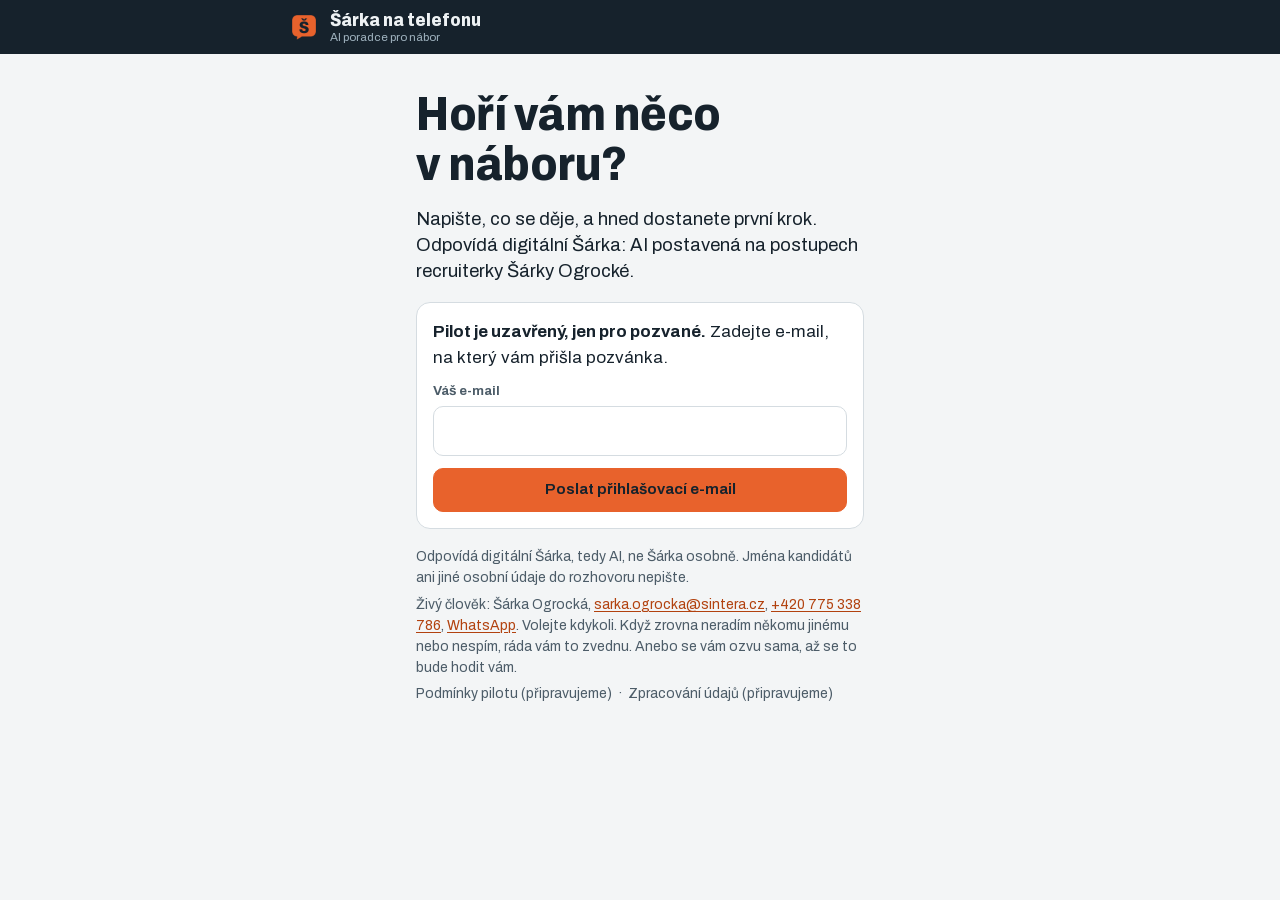
<file: index.html>
<!doctype html>
<html lang="cs">
<head>
<meta charset="utf-8">
<meta name="viewport" content="width=device-width, initial-scale=1, viewport-fit=cover">
<title>Šárka na telefonu</title>
<meta name="description" content="Digitální Šárka: AI poradce pro nábor postavený na postupech Šárky Ogrocké. Uzavřený pilot pro pozvané.">
<meta name="robots" content="noindex, nofollow">
<meta name="referrer" content="no-referrer">
<meta http-equiv="Content-Security-Policy" content="default-src 'none'; script-src 'self'; style-src 'self'; font-src 'self'; img-src 'self' data:; manifest-src 'self'; connect-src 'self' https://*.supabase.co; base-uri 'none'; form-action 'none'">
<meta name="theme-color" content="#16222c">
<meta name="mobile-web-app-capable" content="yes">
<meta name="apple-mobile-web-app-capable" content="yes">
<meta name="apple-mobile-web-app-status-bar-style" content="black-translucent">
<meta name="apple-mobile-web-app-title" content="Šárka">
<meta name="format-detection" content="telephone=no">
<link rel="manifest" href="manifest.webmanifest">
<link rel="icon" type="image/png" sizes="32x32" href="ikony/ikona-32.png">
<link rel="icon" type="image/png" sizes="192x192" href="ikony/ikona-192.png">
<link rel="apple-touch-icon" href="ikony/ikona-180.png">
<link rel="preload" href="pismo/archivo-latin.woff2" as="font" type="font/woff2" crossorigin>
<link rel="stylesheet" href="styl.css">
</head>
<body>

<header class="hlava">
  <div class="uvnitr">
    <div class="znacka">
      <img src="ikony/ikona-192.png" width="32" height="32" alt="">
      <div><b>Šárka na telefonu</b><span>AI poradce pro nábor</span></div>
    </div>
    <button type="button" id="novy" hidden>Nový rozhovor</button>
  </div>
</header>

<div class="upozorneni" id="upozorneni" hidden>
  <p><b>Odpovídá digitální Šárka:</b> AI postavená na postupech Šárky Ogrocké, ne Šárka osobně. Jména kandidátů ani jiné osobní údaje sem nepište.</p>
</div>

<main>
  <p id="nacitani" class="tlumene">Načítám…</p>

  <section id="vstup" class="vstup" hidden>
    <h1>Hoří vám něco v náboru?</h1>
    <p class="uvod">Napište, co se děje, a hned dostanete první krok. Odpovídá digitální Šárka: AI postavená na postupech recruiterky Šárky Ogrocké.</p>

    <form id="formEmail" novalidate>
      <p id="komuJeTo"><strong>Pilot je uzavřený, jen pro pozvané.</strong> Zadejte e-mail, na který vám přišla pozvánka.</p>
      <div>
        <label for="email" id="popisEmailu">Váš e-mail</label>
        <input type="email" id="email" name="email" autocomplete="email" inputmode="email" autocapitalize="none" spellcheck="false" required>
      </div>
      <button class="hlavni" type="submit" id="poslatEmail">Poslat přihlašovací e-mail</button>
      <p class="hlaska" id="hlaskaEmail" role="status"></p>
    </form>

    <form id="formKod" novalidate hidden>
      <p><span id="poslanoPozvanym">Jestli je adresa <strong class="komu"></strong> na seznamu pozvaných, za chvíli vám přijde e-mail.</span><span id="poslanoVsem" hidden>Na adresu <strong class="komu"></strong> jsme poslali e-mail.</span> Klepněte v něm na tlačítko, nebo sem opište kód.</p>
      <div>
        <label for="kod">Kód z e-mailu</label>
        <input type="text" id="kod" name="kod" inputmode="numeric" autocomplete="one-time-code" pattern="[0-9]*" maxlength="10" required>
      </div>
      <button class="hlavni" type="submit" id="overitKod">Přihlásit se</button>
      <p class="hlaska" id="hlaskaKod" role="status"></p>
      <p class="male tlumene">Nic nepřišlo? Podívejte se do spamu a zkontrolujte adresu. Nový e-mail jde poslat po minutě.</p>
      <div class="radek mezi">
        <button type="button" class="tichy" id="znovu">Poslat znovu</button>
        <button type="button" class="tichy" id="jinaAdresa">Zadat jinou adresu</button>
      </div>
    </form>

    <form id="formOdkaz" novalidate hidden>
      <p><strong>Ještě jedno klepnutí.</strong> Tímhle se v tomto prohlížeči přihlásíte.</p>
      <button class="hlavni" type="submit" id="dokoncit">Dokončit přihlášení</button>
      <p class="hlaska" id="hlaskaOdkaz" role="status"></p>
    </form>

    <div class="drobne male tlumene">
      <p>Odpovídá digitální Šárka, tedy AI, ne Šárka osobně. Jména kandidátů ani jiné osobní údaje do rozhovoru nepište.</p>
      <p id="vstupKontakt"></p>
      <p id="vstupOdkazy"></p>
    </div>
  </section>

  <section id="rozhovor" hidden>
    <div class="uvitani" id="uvitani">
      <h1>Co se děje?</h1>
      <p>Napište to tak, jak byste to řekli do telefonu. Stačí pár vět.</p>
      <div class="priklady" id="priklady"><p class="nadpis">Třeba</p></div>
    </div>
    <div class="vlakno" id="vlakno" aria-live="polite"></div>
  </section>
</main>

<div class="psani" id="psani" hidden>
  <div class="uvnitr">
    <form id="formDotaz">
      <textarea id="dotaz" rows="1" aria-label="Vaše situace" placeholder="Popište situaci" enterkeyhint="send"></textarea>
      <button class="hlavni" type="submit" id="odeslat">Zeptat se</button>
    </form>
    <p class="pata" id="pataKontakt"></p>
    <p class="pata" id="pataOdkazy"></p>
  </div>
</div>

<dialog id="plocha" aria-labelledby="plochaNadpis">
  <h2 id="plochaNadpis">Šárka na ploše telefonu</h2>
  <p>Bude po ruce jako aplikace a přihlášení vydrží.</p>
  <h3>iPhone (Safari)</h3>
  <ol>
    <li>Dole klepněte na Sdílet (čtvereček se šipkou).</li>
    <li>Zvolte Přidat na plochu.</li>
    <li>Otevřete Šárku z plochy a přihlaste se kódem z e-mailu.</li>
  </ol>
  <h3>Android (Chrome)</h3>
  <ol>
    <li>Vpravo nahoře klepněte na tři tečky.</li>
    <li>Zvolte Přidat na plochu nebo Instalovat aplikaci.</li>
  </ol>
  <button type="button" class="hlavni" id="plochaZavrit">Rozumím</button>
</dialog>

<script src="config.js"></script>
<script src="spolecne.js"></script>
<script src="app.js"></script>
</body>
</html>
</file>
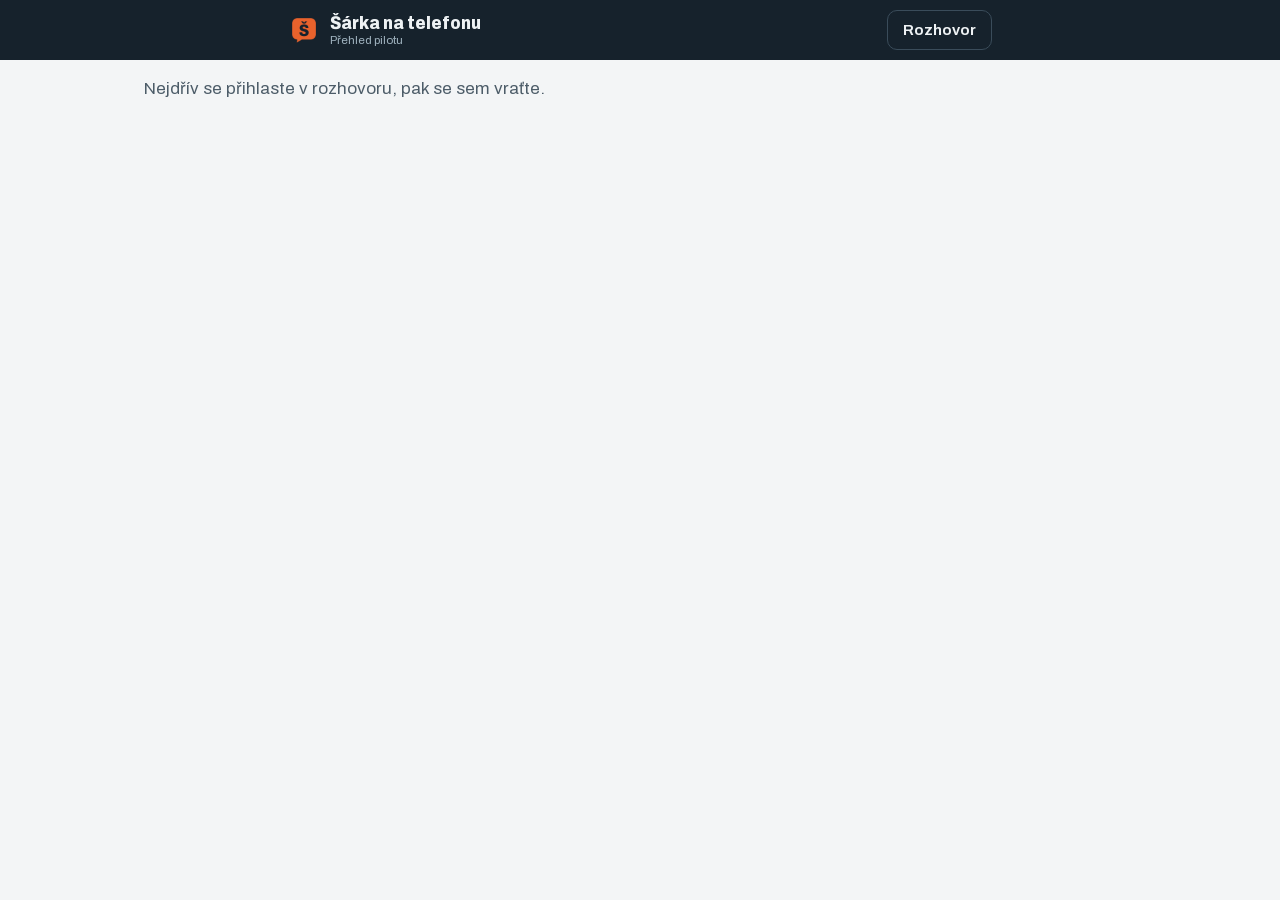
<file: prehled.html>
<!doctype html>
<html lang="cs">
<head>
<meta charset="utf-8">
<meta name="viewport" content="width=device-width, initial-scale=1, viewport-fit=cover">
<title>Přehled pilotu · Šárka na telefonu</title>
<meta name="robots" content="noindex, nofollow">
<meta name="referrer" content="no-referrer">
<meta http-equiv="Content-Security-Policy" content="default-src 'none'; script-src 'self'; style-src 'self'; font-src 'self'; img-src 'self' data:; connect-src 'self' https://*.supabase.co; base-uri 'none'; form-action 'none'">
<meta name="theme-color" content="#16222c">
<link rel="icon" type="image/png" sizes="32x32" href="ikony/ikona-32.png">
<link rel="stylesheet" href="styl.css">
</head>
<body>

<header class="hlava">
  <div class="uvnitr">
    <div class="znacka">
      <img src="ikony/ikona-192.png" width="32" height="32" alt="">
      <div><b>Šárka na telefonu</b><span>Přehled pilotu</span></div>
    </div>
    <a class="tlacitko" href="./">Rozhovor</a>
  </div>
</header>

<main class="prehled">
  <p id="stavPrehledu" class="tlumene">Načítám…</p>

  <div id="obsah" hidden>
    <h1>Jak pilot běží</h1>
    <p class="tlumene male" id="obdobi"></p>
    <div class="cisla" id="cisla"></div>

    <h2 id="poznamky">Poznámky pro kartotéku</h2>
    <p class="tlumene male">Sem patří, co byste řekla jinak a co v kartách chybí. Poradce se z poznámek sám neučí: jsou podkladem pro úpravu karet a karta jde ven, až ji Šárka schválí. Poznámku k jedné odpovědi napíšete níž u dotazu, tlačítkem „Řekla bych to jinak“.</p>
    <form class="podnet-form" id="formPodnet" novalidate>
      <label for="textPodnetu">Nový případ nebo postup, který v kartách ještě není</label>
      <textarea id="textPodnetu" rows="4" maxlength="4000" placeholder="Třeba: Když kandidát řekne, že si to musí probrat doma, ptám se…"></textarea>
      <div class="radek">
        <button class="hlavni" type="submit" id="ulozitPodnet">Uložit poznámku</button>
        <p class="hlaska" id="hlaskaPodnet" role="status"></p>
      </div>
    </form>
    <ul class="podnety" id="podnety"></ul>
    <p class="tlumene male" id="zadnePodnety" hidden>Zatím tu žádná poznámka není.</p>

    <h2>Na co se lidé ptali</h2>
    <div class="filtry" id="filtry">
      <button type="button" data-filtr="vse" aria-pressed="true">Všechny dotazy</button>
      <button type="button" data-filtr="bez" aria-pressed="false">Žádná karta neseděla</button>
      <button type="button" data-filtr="zcasti" aria-pressed="false">Karta jen zčásti</button>
      <button type="button" data-filtr="poznamka" aria-pressed="false">S poznámkou</button>
      <button type="button" data-filtr="chyba" aria-pressed="false">Chyby</button>
    </div>
    <ul class="dotazy" id="dotazy"></ul>
    <p class="tlumene male" id="prazdno" hidden>Tady zatím nic není.</p>

    <h2>Lidé</h2>
    <div class="tabulka"><table>
      <thead><tr><th>Kdo</th><th>Poprvé</th><th>Naposledy</th><th class="cislo">Dotazů</th><th class="cislo">Rozhovorů</th><th class="cislo">Dnů</th><th>Vrátil se do 14 dnů</th></tr></thead>
      <tbody id="lide"></tbody>
    </table></div>

    <h2>Pozvaní</h2>
    <p class="tlumene male">Přihlásit se může jen adresa z tohoto seznamu. Odebraná adresa se už nepřihlásí, její dotazy v přehledu zůstávají.</p>
    <div class="tabulka"><table>
      <thead><tr><th>E-mail</th><th>Jméno</th><th>Stav</th><th></th></tr></thead>
      <tbody id="pozvani"></tbody>
    </table></div>
    <form class="pridat" id="formPozvat" novalidate>
      <div><label for="novyEmail">E-mail</label><input type="email" id="novyEmail" autocomplete="off" autocapitalize="none" spellcheck="false" required></div>
      <div><label for="noveJmeno">Jméno (nepovinné)</label><input type="text" id="noveJmeno" autocomplete="off"></div>
      <button class="hlavni" type="submit">Pozvat</button>
    </form>
    <p class="hlaska" id="hlaskaPozvani" role="status"></p>
  </div>
</main>

<script src="config.js"></script>
<script src="spolecne.js"></script>
<script src="prehled.js"></script>
</body>
</html>
</file>
<file: styl.css>
/* Šárka na telefonu: vzhled podle návrhu (Archivo, tmavě modrá #16222c, oranžová #e8622c). Stavěno pro telefon. */
@font-face {
  font-family: "Archivo";
  font-style: normal;
  font-weight: 400 800;
  font-stretch: 75% 110%;
  font-display: swap;
  src: url(pismo/archivo-latin-ext.woff2) format("woff2");
  unicode-range: U+0100-02BA, U+02BD-02C5, U+02C7-02CC, U+02CE-02D7, U+02DD-02FF, U+0304, U+0308, U+0329, U+1D00-1DBF, U+1E00-1E9F, U+1EF2-1EFF, U+2020, U+20A0-20AB, U+20AD-20C4, U+2113, U+2C60-2C7F, U+A720-A7FF;
}
@font-face {
  font-family: "Archivo";
  font-style: normal;
  font-weight: 400 800;
  font-stretch: 75% 110%;
  font-display: swap;
  src: url(pismo/archivo-latin.woff2) format("woff2");
  unicode-range: U+0000-00FF, U+0131, U+0152-0153, U+02BB-02BC, U+02C6, U+02DA, U+02DC, U+0304, U+0308, U+0329, U+2000-206F, U+20AC, U+2122, U+2191, U+2193, U+2212, U+2215, U+FEFF, U+FFFD;
}

:root {
  --bg: #f3f5f6;
  --panel: #ffffff;
  --ink: #16222c;
  --ink-2: #4c5c68;
  --line: #d5dce1;
  --accent: #e8622c;
  --accent-text: #b2420f;
  --wash: #fcefe8;
  --ok: #24765a;
  --warn: #9a5a00;
  --stop: #a3352b;
  --hlava: #16222c;
  --hlava-text: #eef2f4;
  --hlava-2: #9db0bc;
  --sloupec: 44rem;
  color-scheme: light;
}
@media (prefers-color-scheme: dark) {
  :root {
    --bg: #0f1820;
    --panel: #16222c;
    --ink: #eef2f4;
    --ink-2: #9db0bc;
    --line: #2b3b48;
    --accent: #ff7a45;
    --accent-text: #ff9366;
    --wash: #2b2019;
    --ok: #6fc7a4;
    --warn: #e0b36a;
    --stop: #f08a80;
    --hlava: #0b1218;
    color-scheme: dark;
  }
}

* { box-sizing: border-box; }
html { -webkit-text-size-adjust: 100%; }
body {
  margin: 0;
  min-height: 100dvh;
  display: flex;
  flex-direction: column;
  background: var(--bg);
  color: var(--ink);
  font-family: "Archivo", "Helvetica Neue", Arial, sans-serif;
  font-size: 1.0625rem;
  line-height: 1.5;
}
[hidden] { display: none !important; }
h1, h2 { font-weight: 800; font-stretch: 88%; line-height: 1.05; letter-spacing: -0.01em; margin: 0; text-wrap: balance; }
p { margin: 0 0 0.8rem; }
a { color: var(--accent-text); text-underline-offset: 0.15em; }
strong { font-weight: 700; }
.tlumene { color: var(--ink-2); }
.male { font-size: 0.875rem; }

button, input, textarea { font: inherit; color: inherit; }
button {
  font-weight: 650;
  font-size: 0.95rem;
  min-height: 2.75rem;
  padding: 0.5rem 0.95rem;
  border-radius: 10px;
  border: 1px solid var(--line);
  background: var(--panel);
  cursor: pointer;
  touch-action: manipulation;
}
button.hlavni { background: var(--accent); border-color: var(--accent); color: #16222c; }
button.tichy { background: transparent; border-color: transparent; color: var(--ink-2); text-decoration: underline; text-underline-offset: 0.15em; min-height: 2.25rem; padding-inline: 0.4rem; font-weight: 500; }
button:disabled { opacity: 0.5; cursor: default; }
:focus-visible { outline: 2px solid var(--accent); outline-offset: 2px; }
input[type="email"], input[type="text"], textarea {
  width: 100%;
  font-size: 1.0625rem; /* pod 16 px by iPhone stránku při psaní přiblížil */
  background: var(--panel);
  border: 1px solid var(--line);
  border-radius: 10px;
  padding: 0.7rem 0.8rem;
}
label { display: block; font-size: 0.85rem; font-weight: 650; color: var(--ink-2); margin-bottom: 0.3rem; }

/* Hlavička */
.hlava {
  position: sticky;
  top: 0;
  z-index: 5;
  background: var(--hlava);
  color: var(--hlava-text);
  padding: calc(0.6rem + env(safe-area-inset-top, 0px)) max(1rem, env(safe-area-inset-right, 0px)) 0.6rem max(1rem, env(safe-area-inset-left, 0px));
}
.hlava .uvnitr { max-width: var(--sloupec); margin-inline: auto; display: flex; align-items: center; justify-content: space-between; gap: 0.75rem; }
.znacka { display: flex; align-items: center; gap: 0.6rem; min-width: 0; }
.znacka img { flex: none; width: 2rem; height: 2rem; border-radius: 7px; display: block; }
.znacka > div { min-width: 0; }
.znacka b { display: block; font-size: 1.15rem; font-weight: 800; font-stretch: 88%; line-height: 1.1; white-space: nowrap; overflow: hidden; text-overflow: ellipsis; }
.znacka span { display: block; font-size: 0.74rem; color: var(--hlava-2); line-height: 1.2; }
.hlava button, .hlava a.tlacitko { flex: none; background: transparent; border: 1px solid #3a4c5a; color: var(--hlava-text); min-height: 2.5rem; white-space: nowrap; }
.hlava a.tlacitko { display: inline-flex; align-items: center; padding: 0.5rem 0.95rem; border-radius: 10px; font-weight: 650; font-size: 0.95rem; text-decoration: none; }

.upozorneni {
  background: var(--wash);
  border-bottom: 1px solid var(--line);
  font-size: 0.82rem;
  line-height: 1.35;
  padding: 0.5rem max(1rem, env(safe-area-inset-right, 0px)) 0.5rem max(1rem, env(safe-area-inset-left, 0px));
}
.upozorneni p { max-width: var(--sloupec); margin: 0 auto; }
.upozorneni b { color: var(--accent-text); }

main { flex: 1; width: 100%; max-width: var(--sloupec); margin-inline: auto; padding: 1rem max(1rem, env(safe-area-inset-right, 0px)) 1rem max(1rem, env(safe-area-inset-left, 0px)); }

/* Přihlášení */
.vstup { padding-top: 1.2rem; display: grid; gap: 1.1rem; max-width: 28rem; margin-inline: auto; }
.vstup h1 { font-size: clamp(2.2rem, 10vw, 3rem); }
.vstup .uvod { font-size: 1.15rem; line-height: 1.4; margin: 0; }
.vstup form { display: grid; gap: 0.7rem; background: var(--panel); border: 1px solid var(--line); border-radius: 14px; padding: 1rem; }
.vstup form p { margin: 0; }
.vstup .drobne { display: grid; gap: 0.35rem; }
.vstup .drobne p { margin: 0; }
#kod { font-size: 1.5rem; letter-spacing: 0.3em; text-align: center; font-variant-numeric: tabular-nums; font-weight: 700; }
.radek { display: flex; flex-wrap: wrap; gap: 0.5rem; align-items: center; }
.radek.mezi { justify-content: space-between; }
.hlaska { font-size: 0.9rem; margin: 0; }
.hlaska:empty { display: none; }
.hlaska.chyba { color: var(--stop); }
.hlaska.dobre { color: var(--ok); }

/* Rozhovor */
.uvitani { padding: 1.2rem 0 0.4rem; }
.uvitani h1 { font-size: clamp(2rem, 9vw, 2.8rem); margin-bottom: 0.5rem; }
.uvitani p { font-size: 1.08rem; }
.priklady { display: grid; gap: 0.5rem; margin-top: 1rem; }
.priklady .nadpis { font-size: 0.78rem; font-weight: 650; letter-spacing: 0.08em; text-transform: uppercase; color: var(--accent-text); margin: 0; }
.priklady button { text-align: left; font-weight: 500; font-size: 0.98rem; line-height: 1.35; padding: 0.7rem 0.85rem; border-left: 3px solid var(--accent); border-radius: 4px 10px 10px 4px; }

.vlakno { display: flex; flex-direction: column; gap: 0.75rem; padding-bottom: 0.5rem; }
.zprava { max-width: 94%; padding: 0.7rem 0.9rem; border-radius: 14px; overflow-wrap: anywhere; min-width: 0; }
.zprava.ja { align-self: flex-end; background: var(--ink); color: var(--bg); border-bottom-right-radius: 4px; white-space: pre-wrap; }
.zprava.ona { align-self: flex-start; background: var(--wash); border-bottom-left-radius: 4px; }
.zprava.ona > :last-child { margin-bottom: 0; }
.zprava ol, .zprava ul { margin: 0.2rem 0 0.7rem; padding-left: 1.25rem; }
.zprava li { margin-bottom: 0.25rem; }
.zprava h4 { font-size: 1rem; font-weight: 750; margin: 0.7rem 0 0.2rem; }
.pise { display: inline-flex; align-items: center; gap: 0.5rem; font-size: 0.9rem; color: var(--ink-2); }
.pise i { display: inline-flex; gap: 0.2rem; }
.pise i::before, .pise i::after, .pise i span { content: ""; width: 0.38rem; height: 0.38rem; border-radius: 50%; background: var(--accent); }
@media (prefers-reduced-motion: no-preference) {
  .pise i::before, .pise i::after, .pise i span { animation: tecka 1.2s infinite ease-in-out; }
  .pise i span { animation-delay: 0.2s; }
  .pise i::after { animation-delay: 0.4s; }
}
@keyframes tecka { 0%, 80%, 100% { opacity: 0.25; } 40% { opacity: 1; } }
.poznamka { align-self: stretch; font-size: 0.9rem; color: var(--stop); background: var(--panel); border: 1px solid var(--line); border-left: 3px solid var(--stop); border-radius: 4px 10px 10px 4px; padding: 0.6rem 0.8rem; }
.poznamka button { margin-top: 0.4rem; }

/* Psaní */
.psani {
  position: sticky;
  bottom: 0;
  z-index: 4;
  background: var(--bg);
  border-top: 1px solid var(--line);
  padding: 0.6rem max(1rem, env(safe-area-inset-right, 0px)) calc(0.5rem + env(safe-area-inset-bottom, 0px)) max(1rem, env(safe-area-inset-left, 0px));
}
.psani .uvnitr { max-width: var(--sloupec); margin-inline: auto; }
.psani form { display: flex; gap: 0.5rem; align-items: flex-end; }
.psani textarea { resize: none; max-height: 40dvh; min-height: 2.9rem; line-height: 1.4; scrollbar-width: thin; }
.psani .hlavni { flex: none; min-height: 2.9rem; }
.pata { margin: 0.45rem 0 0; font-size: 0.76rem; line-height: 1.4; color: var(--ink-2); }
.pata a, .pata button.tichy { color: var(--ink-2); font-size: inherit; min-height: 0; padding: 0; }
.tecka::before { content: "·"; margin-inline: 0.35rem; }

/* Okno s návodem */
dialog { border: 1px solid var(--line); border-radius: 14px; background: var(--panel); color: var(--ink); padding: 1.1rem; max-width: min(92vw, 26rem); }
dialog::backdrop { background: rgb(15 24 32 / 0.6); }
dialog h2 { font-size: 1.4rem; margin-bottom: 0.7rem; }
dialog ol { padding-left: 1.2rem; margin: 0.2rem 0 0.9rem; }
dialog h3 { font-size: 0.95rem; margin: 0.8rem 0 0.2rem; }

/* Přehled pro správce */
.prehled { max-width: 64rem; }
.prehled h1 { font-size: clamp(1.9rem, 6vw, 2.6rem); margin: 0.6rem 0 0.3rem; }
.prehled h2 { font-size: 1.35rem; margin: 2rem 0 0.6rem; }
.cisla { display: grid; grid-template-columns: repeat(auto-fit, minmax(9.5rem, 1fr)); border-block: 1px solid var(--line); margin: 1rem 0; }
.cisla div { padding: 0.8rem 0.8rem 0.8rem 0; }
.cisla b { display: block; font-size: 1.7rem; font-weight: 800; font-stretch: 88%; line-height: 1.1; font-variant-numeric: tabular-nums; }
.cisla span { font-size: 0.82rem; color: var(--ink-2); line-height: 1.3; display: block; }
.filtry { display: flex; flex-wrap: wrap; gap: 0.4rem; margin-bottom: 0.7rem; }
.filtry button { min-height: 2.25rem; font-size: 0.85rem; padding: 0.3rem 0.75rem; border-radius: 999px; }
.filtry button[aria-pressed="true"] { background: var(--ink); color: var(--bg); border-color: var(--ink); }
.dotazy { list-style: none; padding: 0; margin: 0; border-top: 1px solid var(--line); }
.dotazy li { border-bottom: 1px solid var(--line); padding: 0.7rem 0; }
.dotazy .kdo { font-size: 0.8rem; color: var(--ink-2); display: flex; flex-wrap: wrap; gap: 0.2rem 0.8rem; font-variant-numeric: tabular-nums; }
.dotazy .co { margin: 0.25rem 0 0.35rem; font-weight: 600; overflow-wrap: anywhere; }
.dotazy details { font-size: 0.93rem; }
.dotazy summary { cursor: pointer; color: var(--ink-2); font-size: 0.82rem; }
.dotazy .odpoved { background: var(--wash); border-radius: 10px; padding: 0.6rem 0.8rem; margin-top: 0.4rem; }
.dotazy .odpoved > :last-child { margin-bottom: 0; }
.znak { display: inline-block; font-size: 0.7rem; font-weight: 700; letter-spacing: 0.04em; text-transform: uppercase; padding: 0.05rem 0.4rem; border-radius: 4px; border: 1px solid currentColor; }
.znak.sedi { color: var(--ok); }
.znak.zcasti { color: var(--warn); }
.znak.nic, .znak.chyba { color: var(--stop); }
.tabulka { overflow-x: auto; border: 1px solid var(--line); border-radius: 10px; background: var(--panel); }
table { border-collapse: collapse; width: 100%; font-size: 0.9rem; min-width: 34rem; }
th, td { text-align: left; padding: 0.5rem 0.7rem; border-bottom: 1px solid var(--line); vertical-align: top; }
th { font-size: 0.75rem; letter-spacing: 0.03em; color: var(--ink-2); background: var(--bg); font-weight: 700; }
tr:last-child td { border-bottom: 0; }
td.cislo, th.cislo { text-align: right; font-variant-numeric: tabular-nums; }
.pridat { display: grid; grid-template-columns: minmax(0, 2fr) minmax(0, 1.4fr) auto; gap: 0.5rem; align-items: end; margin-top: 0.8rem; }

/* Poznámky pro kartotéku: volná poznámka nahoře, poznámka k odpovědi u každého dotazu */
.podnet-form { display: grid; gap: 0.5rem; margin: 0.6rem 0 0; }
.podnet-form label { margin-bottom: 0; }
.podnet-form textarea { min-height: 6.5rem; resize: vertical; line-height: 1.4; }
.podnet-form .hlaska { flex: 1 1 10rem; }
.podnety { list-style: none; padding: 0; margin: 1rem 0 0; border-top: 1px solid var(--line); }
.podnety li { border-bottom: 1px solid var(--line); padding: 0.7rem 0; }
.podnety .kdo, .u-odpovedi .kdo { font-size: 0.8rem; color: var(--ink-2); display: flex; flex-wrap: wrap; gap: 0.2rem 0.8rem; align-items: baseline; font-variant-numeric: tabular-nums; }
.podnet-text { margin: 0.3rem 0 0; white-space: pre-wrap; overflow-wrap: anywhere; }
.podnet-k { margin: 0.3rem 0 0; font-size: 0.85rem; color: var(--ink-2); overflow-wrap: anywhere; }
.znak.otevreny { color: var(--warn); }
.znak.vyrizeny { color: var(--ok); }
.znak.zamitnuty { color: var(--ink-2); }
.u-odpovedi { margin-top: 0.45rem; display: grid; gap: 0.45rem; justify-items: start; }
.u-odpovedi .podnet { width: 100%; border-left: 3px solid var(--accent); padding-left: 0.7rem; }
.u-odpovedi .podnet-form { width: 100%; margin: 0; }
.dotazy button.tichy { padding-inline: 0; }
@media (max-width: 36rem) { .pridat { grid-template-columns: minmax(0, 1fr); } }
</file>
